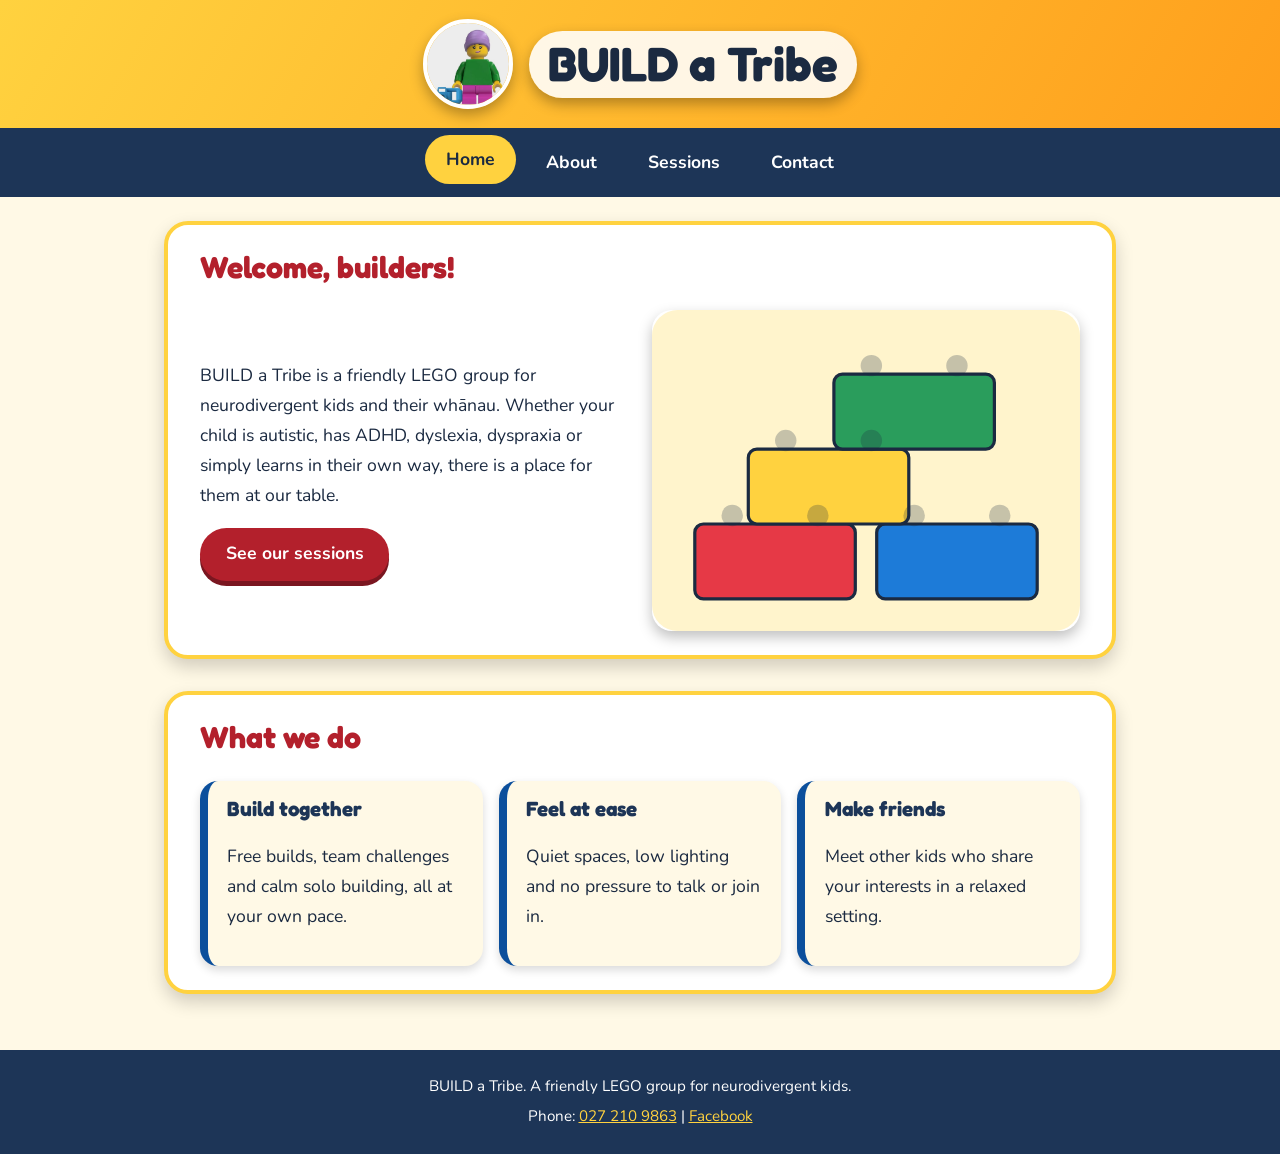
<file: build a tribe/build_a_tribe/index.html>
<!DOCTYPE html>
<html lang="en-NZ">
<head>
<meta charset="utf-8">
<meta name="viewport" content="width=device-width, initial-scale=1">
<title>BUILD a Tribe | Home</title>
<link rel="preconnect" href="https://fonts.googleapis.com">
<link rel="preconnect" href="https://fonts.gstatic.com" crossorigin>
<link href="https://fonts.googleapis.com/css2?family=Fredoka:wght@500;700&amp;family=Nunito:wght@400;700&amp;display=swap" rel="stylesheet">
<link rel="stylesheet" href="css/styles.css">
</head>
<body>
<header><div class="banner"><img src="images/logo.jpg" alt="LEGO minifigure in a purple beanie and green top, standing beside a blue toy camera, the logo for BUILD a Tribe"><h1>BUILD a Tribe</h1></div></header>
<nav aria-label="Main"><ul><li><a href="index.html" aria-current="page">Home</a></li><li><a href="about.html">About</a></li><li><a href="sessions.html">Sessions</a></li><li><a href="contact.html">Contact</a></li></ul></nav>
<main>
<section><h2>Welcome, builders!</h2><div class="split"><div><p>BUILD a Tribe is a friendly LEGO group for neurodivergent kids and their whānau. Whether your child is autistic, has ADHD, dyslexia, dyspraxia or simply learns in their own way, there is a place for them at our table.</p><p><a class="button" href="sessions.html">See our sessions</a></p></div><img src="images/lego_bricks.svg" alt="A colourful stack of red, blue, yellow and green toy building bricks"></div></section>
<section><h2>What we do</h2><div class="cards"><div class="card"><h3>Build together</h3><p>Free builds, team challenges and calm solo building, all at your own pace.</p></div><div class="card"><h3>Feel at ease</h3><p>Quiet spaces, low lighting and no pressure to talk or join in.</p></div><div class="card"><h3>Make friends</h3><p>Meet other kids who share your interests in a relaxed setting.</p></div></div></section>
</main>
<footer><p>BUILD a Tribe. A friendly LEGO group for neurodivergent kids.</p><p>Phone: <a href="tel:+64272109863">027 210 9863</a> | <a href="https://www.facebook.com/profile.php?id=61590188291976" target="_blank" rel="noopener">Facebook</a></p></footer>
<script src="https://cdnjs.cloudflare.com/ajax/libs/jquery/3.7.1/jquery.min.js"></script>
<script src="js/script.js"></script>
</body>
</html>
</file>
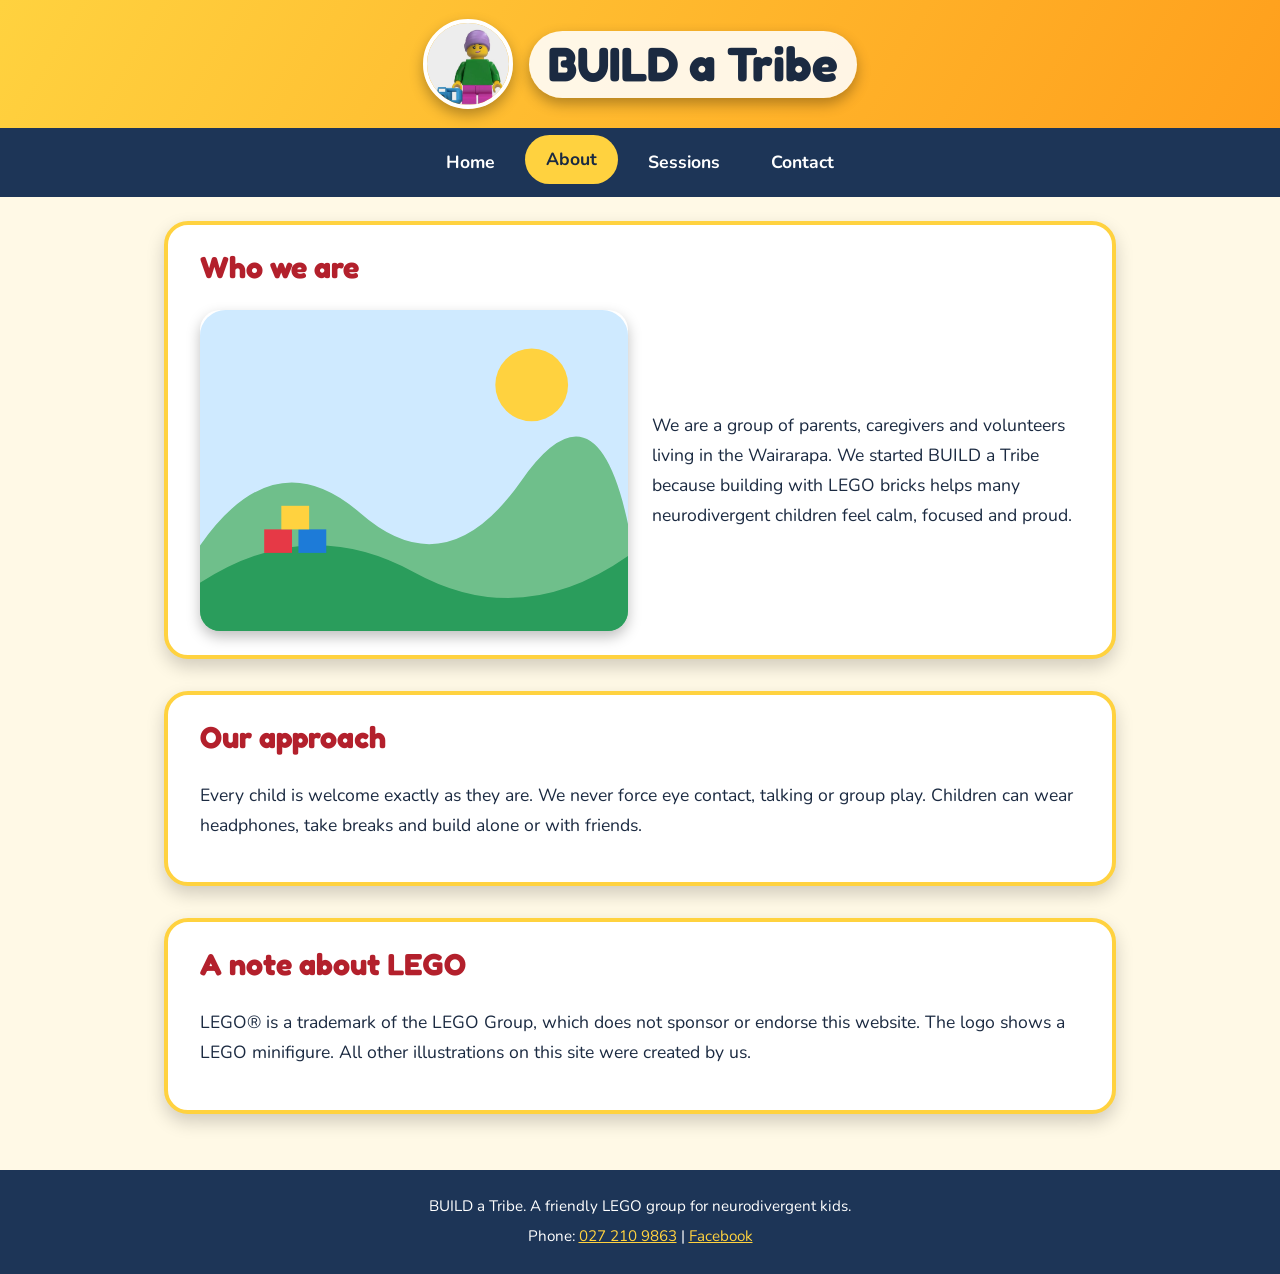
<file: build a tribe/build_a_tribe/about.html>
<!DOCTYPE html>
<html lang="en-NZ">
<head>
<meta charset="utf-8">
<meta name="viewport" content="width=device-width, initial-scale=1">
<title>About Us | BUILD a Tribe</title>
<link rel="preconnect" href="https://fonts.googleapis.com">
<link rel="preconnect" href="https://fonts.gstatic.com" crossorigin>
<link href="https://fonts.googleapis.com/css2?family=Fredoka:wght@500;700&amp;family=Nunito:wght@400;700&amp;display=swap" rel="stylesheet">
<link rel="stylesheet" href="css/styles.css">
</head>
<body>
<header><div class="banner"><img src="images/logo.jpg" alt="LEGO minifigure in a purple beanie and green top, standing beside a blue toy camera, the logo for BUILD a Tribe"><h1>BUILD a Tribe</h1></div></header>
<nav aria-label="Main"><ul><li><a href="index.html">Home</a></li><li><a href="about.html" aria-current="page">About</a></li><li><a href="sessions.html">Sessions</a></li><li><a href="contact.html">Contact</a></li></ul></nav>
<main>
<section><h2>Who we are</h2><div class="split"><img src="images/wairarapa_hills.svg" alt="Illustration of green Wairarapa hills with a sunny sky and a small tower of toy bricks"><div><p>We are a group of parents, caregivers and volunteers living in the Wairarapa. We started BUILD a Tribe because building with LEGO bricks helps many neurodivergent children feel calm, focused and proud.</p></div></div></section>
<section><h2>Our approach</h2><p>Every child is welcome exactly as they are. We never force eye contact, talking or group play. Children can wear headphones, take breaks and build alone or with friends.</p></section>
<section><h2>A note about LEGO</h2><p>LEGO® is a trademark of the LEGO Group, which does not sponsor or endorse this website. The logo shows a LEGO minifigure. All other illustrations on this site were created by us.</p></section>
</main>
<footer><p>BUILD a Tribe. A friendly LEGO group for neurodivergent kids.</p><p>Phone: <a href="tel:+64272109863">027 210 9863</a> | <a href="https://www.facebook.com/profile.php?id=61590188291976" target="_blank" rel="noopener">Facebook</a></p></footer>
<script src="https://cdnjs.cloudflare.com/ajax/libs/jquery/3.7.1/jquery.min.js"></script>
<script src="js/script.js"></script>
</body>
</html>
</file>
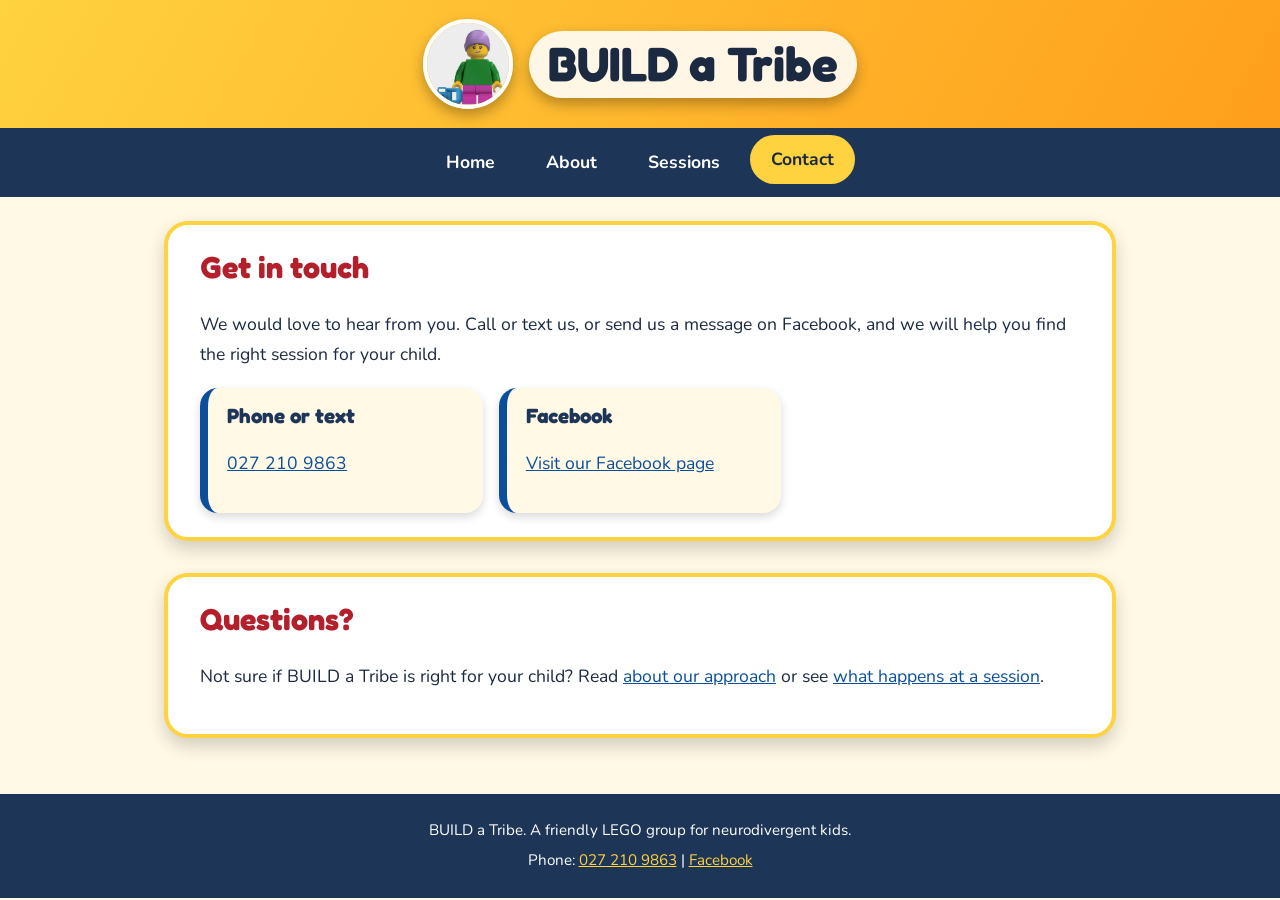
<file: build a tribe/build_a_tribe/contact.html>
<!DOCTYPE html>
<html lang="en-NZ">
<head>
<meta charset="utf-8">
<meta name="viewport" content="width=device-width, initial-scale=1">
<title>Contact | BUILD a Tribe</title>
<link rel="preconnect" href="https://fonts.googleapis.com">
<link rel="preconnect" href="https://fonts.gstatic.com" crossorigin>
<link href="https://fonts.googleapis.com/css2?family=Fredoka:wght@500;700&amp;family=Nunito:wght@400;700&amp;display=swap" rel="stylesheet">
<link rel="stylesheet" href="css/styles.css">
</head>
<body>
<header><div class="banner"><img src="images/logo.jpg" alt="LEGO minifigure in a purple beanie and green top, standing beside a blue toy camera, the logo for BUILD a Tribe"><h1>BUILD a Tribe</h1></div></header>
<nav aria-label="Main"><ul><li><a href="index.html">Home</a></li><li><a href="about.html">About</a></li><li><a href="sessions.html">Sessions</a></li><li><a href="contact.html" aria-current="page">Contact</a></li></ul></nav>
<main>
<section><h2>Get in touch</h2><p>We would love to hear from you. Call or text us, or send us a message on Facebook, and we will help you find the right session for your child.</p>
<div class="cards"><div class="card"><h3>Phone or text</h3><p><a href="tel:+64272109863">027 210 9863</a></p></div><div class="card"><h3>Facebook</h3><p><a href="https://www.facebook.com/profile.php?id=61590188291976" target="_blank" rel="noopener">Visit our Facebook page</a></p></div></div></section>
<section><h2>Questions?</h2><p>Not sure if BUILD a Tribe is right for your child? Read <a href="about.html">about our approach</a> or see <a href="sessions.html">what happens at a session</a>.</p></section>
</main>
<footer><p>BUILD a Tribe. A friendly LEGO group for neurodivergent kids.</p><p>Phone: <a href="tel:+64272109863">027 210 9863</a> | <a href="https://www.facebook.com/profile.php?id=61590188291976" target="_blank" rel="noopener">Facebook</a></p></footer>
<script src="https://cdnjs.cloudflare.com/ajax/libs/jquery/3.7.1/jquery.min.js"></script>
<script src="js/script.js"></script>
</body>
</html>
</file>
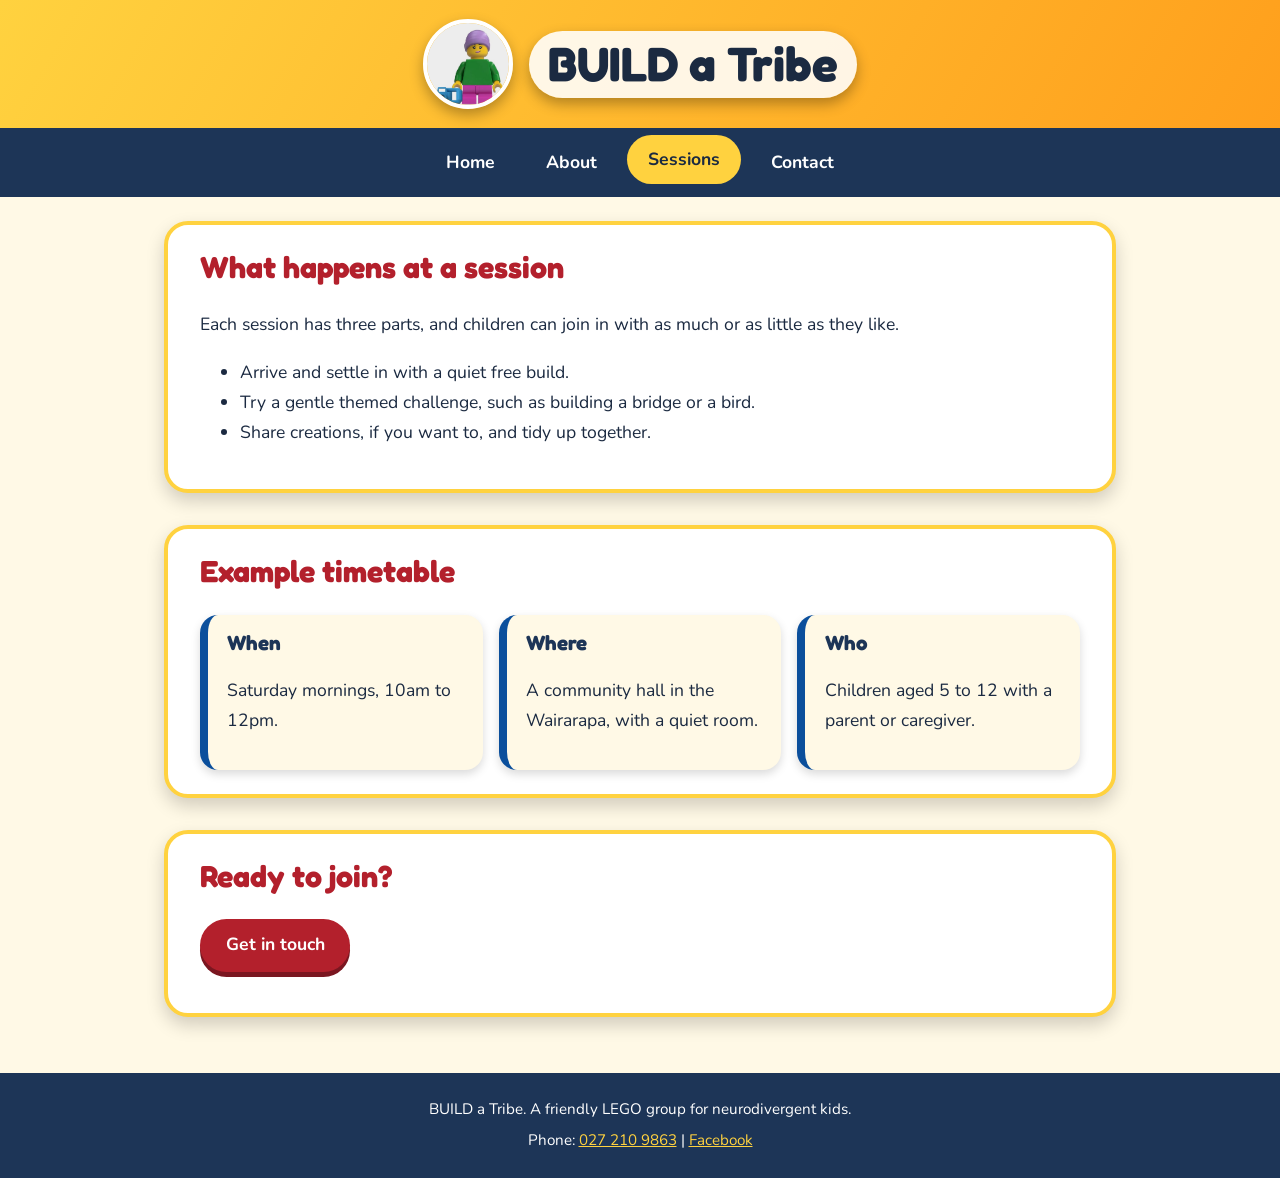
<file: build a tribe/build_a_tribe/sessions.html>
<!DOCTYPE html>
<html lang="en-NZ">
<head>
<meta charset="utf-8">
<meta name="viewport" content="width=device-width, initial-scale=1">
<title>Sessions | BUILD a Tribe</title>
<link rel="preconnect" href="https://fonts.googleapis.com">
<link rel="preconnect" href="https://fonts.gstatic.com" crossorigin>
<link href="https://fonts.googleapis.com/css2?family=Fredoka:wght@500;700&amp;family=Nunito:wght@400;700&amp;display=swap" rel="stylesheet">
<link rel="stylesheet" href="css/styles.css">
</head>
<body>
<header><div class="banner"><img src="images/logo.jpg" alt="LEGO minifigure in a purple beanie and green top, standing beside a blue toy camera, the logo for BUILD a Tribe"><h1>BUILD a Tribe</h1></div></header>
<nav aria-label="Main"><ul><li><a href="index.html">Home</a></li><li><a href="about.html">About</a></li><li><a href="sessions.html" aria-current="page">Sessions</a></li><li><a href="contact.html">Contact</a></li></ul></nav>
<main>
<section><h2>What happens at a session</h2><p>Each session has three parts, and children can join in with as much or as little as they like.</p><ul><li>Arrive and settle in with a quiet free build.</li><li>Try a gentle themed challenge, such as building a bridge or a bird.</li><li>Share creations, if you want to, and tidy up together.</li></ul></section>
<section><h2>Example timetable</h2><div class="cards"><div class="card"><h3>When</h3><p>Saturday mornings, 10am to 12pm.</p></div><div class="card"><h3>Where</h3><p>A community hall in the Wairarapa, with a quiet room.</p></div><div class="card"><h3>Who</h3><p>Children aged 5 to 12 with a parent or caregiver.</p></div></div></section>
<section><h2>Ready to join?</h2><p><a class="button" href="contact.html">Get in touch</a></p></section>
</main>
<footer><p>BUILD a Tribe. A friendly LEGO group for neurodivergent kids.</p><p>Phone: <a href="tel:+64272109863">027 210 9863</a> | <a href="https://www.facebook.com/profile.php?id=61590188291976" target="_blank" rel="noopener">Facebook</a></p></footer>
<script src="https://cdnjs.cloudflare.com/ajax/libs/jquery/3.7.1/jquery.min.js"></script>
<script src="js/script.js"></script>
</body>
</html>
</file>
<file: build a tribe/build_a_tribe/css/styles.css>
:root{--ink:#1b2a41;--navy:#1d3557;--red:#e63946;--yellow:#ffd23f;--cream:#fff9e6;--blue:#0b4f9c}
*{box-sizing:border-box}
body{margin:0;font-family:'Nunito',Arial,sans-serif;font-size:1.1rem;line-height:1.7;color:var(--ink);background:var(--cream)}
h1,h2,h3{font-family:'Fredoka',Arial,sans-serif;line-height:1.2}
a{color:var(--blue);text-decoration:underline}
a:hover,a:focus{color:#b3202c}
header{background:linear-gradient(120deg,#ffd23f,#ff9f1c,#e63946,#1d7bd8);background-size:300% 300%;animation:drift 12s ease infinite;padding:1.2rem;text-align:center}
.banner{display:flex;align-items:center;justify-content:center;gap:1rem;flex-wrap:wrap}
.banner img{width:90px;height:90px;border-radius:50%;object-fit:cover;border:4px solid #fff;box-shadow:0 6px 14px rgba(0,0,0,.3)}
.banner h1{margin:0;font-size:clamp(1.8rem,5vw,3rem);color:var(--ink);background:rgba(255,255,255,.88);padding:.3rem 1.2rem;border-radius:40px;box-shadow:0 6px 14px rgba(0,0,0,.3)}
@keyframes drift{0%,100%{background-position:0 50%}50%{background-position:100% 50%}}
nav{background:var(--navy);padding:.6rem}
nav ul{list-style:none;margin:0;padding:0;display:flex;justify-content:center;flex-wrap:wrap;gap:.6rem}
nav a{display:block;color:#fff;text-decoration:none;font-weight:700;padding:.6rem 1.3rem;border-radius:30px;transition:transform .2s,background .2s}
nav a:hover,nav a:focus,nav a[aria-current="page"]{background:var(--yellow);color:var(--ink);transform:translateY(-3px)}
main{max-width:1000px;margin:0 auto;padding:1.5rem}
section{background:#fff;border:4px solid var(--yellow);border-radius:24px;box-shadow:0 8px 18px rgba(0,0,0,.18);padding:1.5rem 2rem;margin-bottom:2rem}
section h2{color:#b3202c;margin-top:0;font-size:1.9rem}
.split{display:grid;grid-template-columns:1fr 1fr;gap:1.5rem;align-items:center}
.split img{width:100%;height:auto;border-radius:20px;box-shadow:0 6px 14px rgba(0,0,0,.25)}
.cards{display:grid;grid-template-columns:repeat(3,1fr);gap:1rem}
.card{background:var(--cream);border-radius:18px;padding:1rem 1.2rem;border-left:8px solid var(--blue);box-shadow:0 4px 10px rgba(0,0,0,.15)}
.card h3{margin-top:0;color:var(--navy)}
.button{display:inline-block;background:#b3202c;color:#fff;font-weight:700;text-decoration:none;padding:.7rem 1.6rem;border-radius:30px;box-shadow:0 5px 0 #7a1620;border:0;font-size:1.1rem;font-family:inherit;cursor:pointer}
.button:hover,.button:focus{background:var(--navy);color:#fff;box-shadow:0 5px 0 #0d1b2e}
label{display:block;font-weight:700;margin-top:1rem}
input,textarea{width:100%;padding:.7rem;border:3px solid var(--navy);border-radius:12px;font:inherit}
input:focus,textarea:focus{outline:4px solid var(--yellow)}
#thanks{font-weight:700;color:#1b6b3a}
footer a{color:#ffd23f}
footer p{margin:.3rem 0}
footer{background:var(--navy);color:#fff;text-align:center;padding:1.2rem;font-size:.95rem}
@media (max-width:700px){.split,.cards{grid-template-columns:1fr}section{padding:1.2rem}body{font-size:1rem}}
@media (prefers-reduced-motion:reduce){header{animation:none}nav a{transition:none}}
</file>
